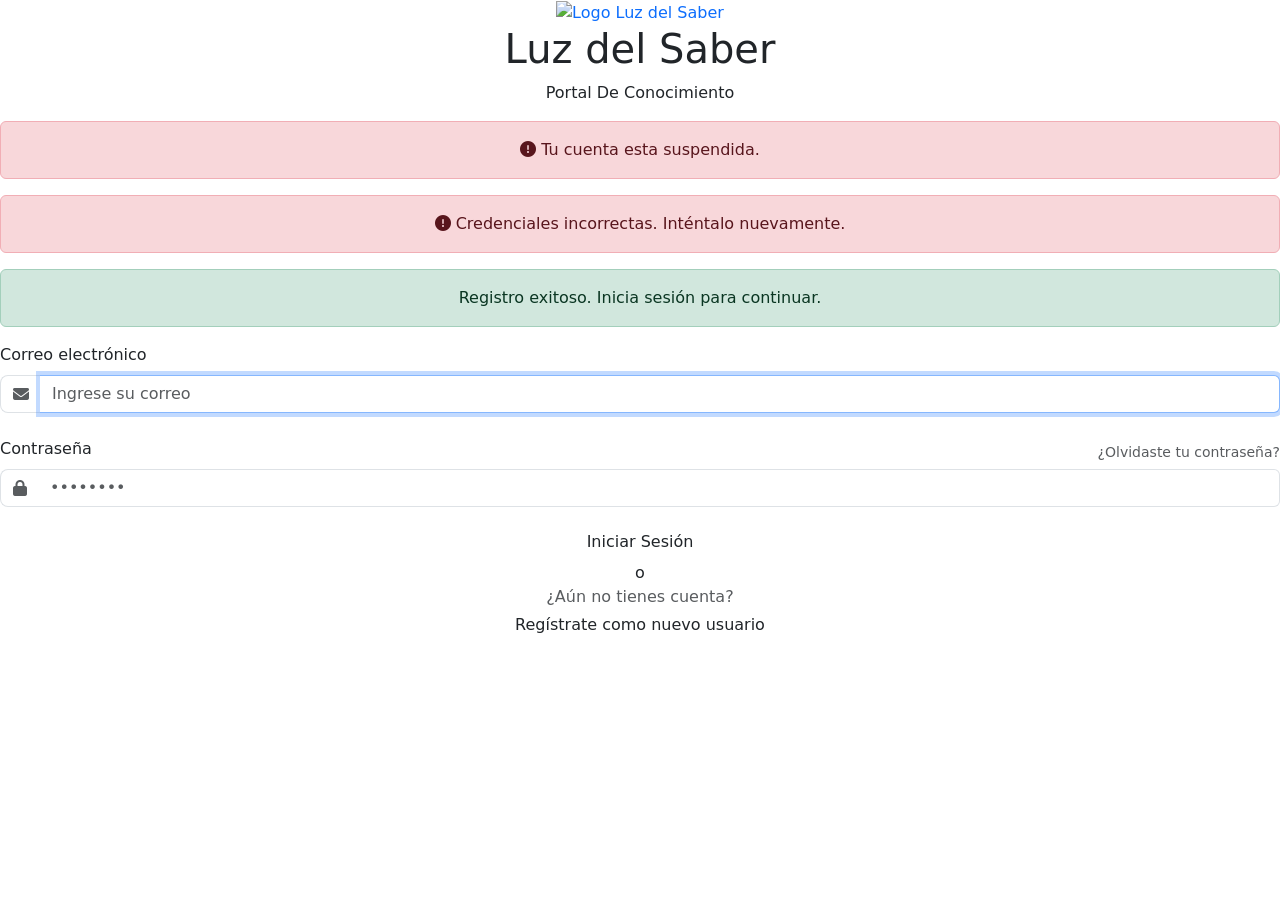
<file: src/main/resources/templates/login.html>
<!DOCTYPE html>
<html lang="es" xmlns:th="http://www.thymeleaf.org">

<head>
    <meta charset="UTF-8">
    <meta name="viewport" content="width=device-width, initial-scale=1.0">

    <title>Luz del Saber | Iniciar Sesión</title>
    <link rel="icon" type="image/png" th:href="@{/img/Logo_LuzdelSaber.png}" href="/img/Logo_LuzdelSaber.png">

    <link href="https://cdn.jsdelivr.net/npm/bootstrap@5.3.2/dist/css/bootstrap.min.css" rel="stylesheet">
    <link rel="stylesheet" th:href="@{/css/logins.css}">
    <link href="https://fonts.googleapis.com/css2?family=Inter:wght@300;400;600;800&display=swap" rel="stylesheet">
    <link rel="stylesheet" href="https://cdnjs.cloudflare.com/ajax/libs/font-awesome/6.4.2/css/all.min.css">
</head>

<body>

    <div class="login-card text-center">
        <a th:href="@{/}" class="text-decoration-none">
            <img th:src="@{/img/Logo_LuzdelSaber.png}" alt="Logo Luz del Saber" class="login-logo">
            <h1 class="brand-name text-dark">
                Luz del Saber
            </h1>
        </a>

        <p class="brand-subtitle">
            Portal De Conocimiento
        </p>

        <div th:if="${loginError}" class="alert alert-danger" role="alert">
            <i class="fa-solid fa-circle-exclamation"></i>
            <span th:text="${loginError}">Tu cuenta esta suspendida.</span>
        </div>

        <div th:if="${param.error}" class="alert alert-danger" role="alert">

            <i class="fa-solid fa-circle-exclamation"></i>
            Credenciales incorrectas. Inténtalo nuevamente.
        </div>

        <div th:if="${param.registered}" class="alert alert-success" role="alert">
            Registro exitoso. Inicia sesión para continuar.
        </div>

        <form th:action="@{/auth/login}" method="post">
            <div class="mb-4 text-start">
                <label for="username" class="form-label">
                    Correo electrónico
                </label>
                <div class="input-group">
                    <span class="input-group-text bg-transparent border-end-0 rounded-start-3">
                        <i class="fa-solid fa-envelope text-muted"></i>
                    </span>
                    <input type="email" id="username" name="username" class="form-control border-start-0"
                        placeholder="Ingrese su correo" required autofocus>
                </div>
            </div>

            <div class="mb-3 text-start">
                <div class="d-flex justify-content-between align-items-center">
                    <label for="password" class="form-label">
                        Contraseña
                    </label>
                    <a href="#" class="text-muted small text-decoration-none">
                        ¿Olvidaste tu contraseña?
                    </a>
                </div>

                <div class="input-group">
                    <span class="input-group-text bg-transparent border-end-0 rounded-start-3">
                        <i class="fa-solid fa-lock text-muted"></i>
                    </span>
                    <input type="password" id="password" name="password" class="form-control border-start-0"
                        placeholder="••••••••" required>
                </div>
            </div>

            <button type="submit" class="btn btn-login">
                Iniciar Sesión
            </button>

        </form>

        <div class="divider">o</div>

        <div class="footer-links">
            <p class="text-muted mb-1">
                ¿Aún no tienes cuenta?
            </p>
            <a th:href="@{/registro}">
                Regístrate como nuevo usuario
            </a>
        </div>

    </div>

    <script src="https://cdn.jsdelivr.net/npm/bootstrap@5.3.2/dist/js/bootstrap.bundle.min.js"></script>

</body>
</html>
</file>
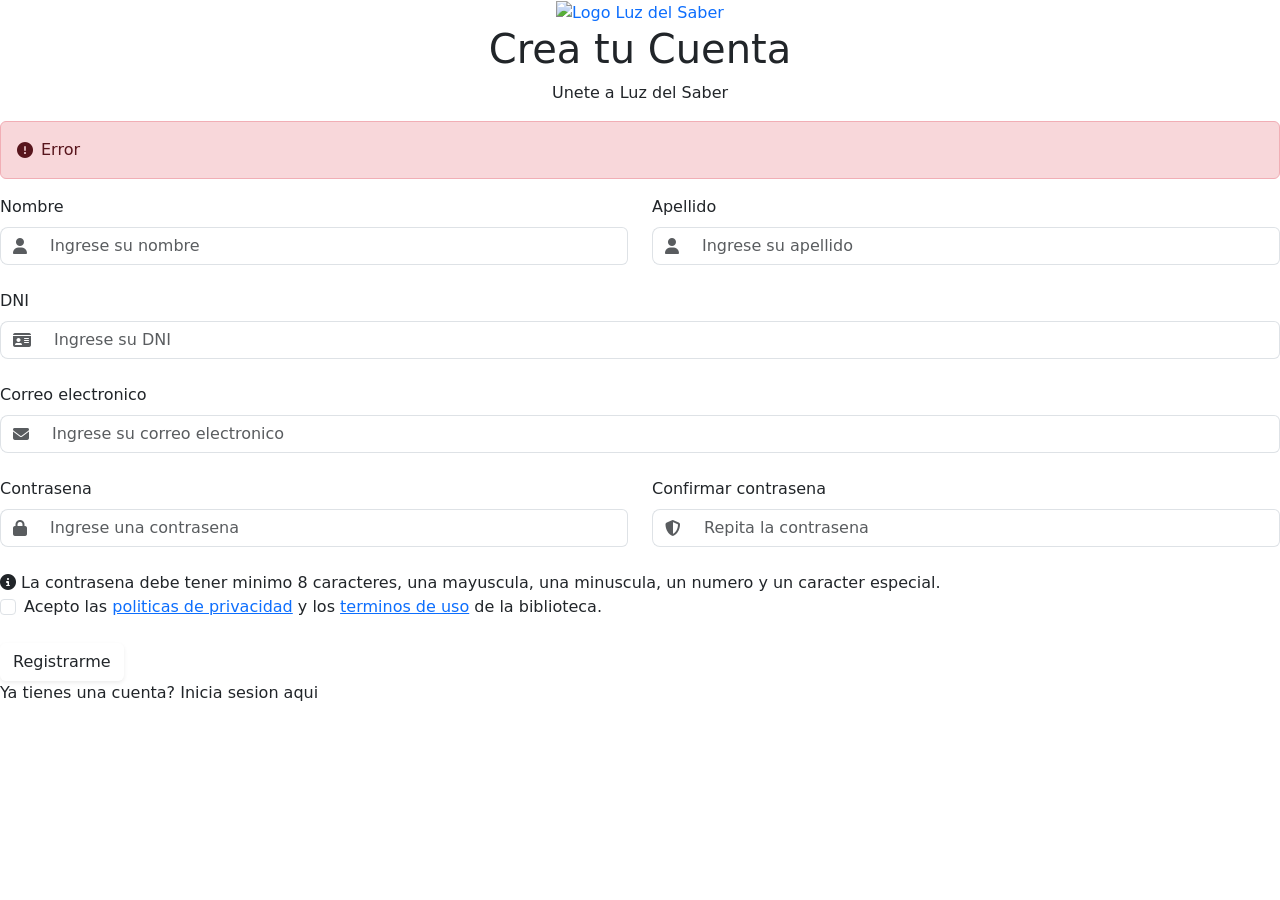
<file: src/main/resources/templates/registro.html>
<!DOCTYPE html>
<html lang="es" xmlns:th="http://www.thymeleaf.org">

<head>
    <meta charset="UTF-8">
    <meta name="viewport" content="width=device-width, initial-scale=1.0">

    <title>Luz del Saber | Registro</title>
    <link rel="icon" type="image/png" th:href="@{/img/Logo_LuzdelSaber.png}" href="/img/Logo_LuzdelSaber.png">

    <link href="https://cdn.jsdelivr.net/npm/bootstrap@5.3.2/dist/css/bootstrap.min.css" rel="stylesheet">
    <link rel="stylesheet" th:href="@{/css/logins.css}">
    <link href="https://fonts.googleapis.com/css2?family=Inter:wght@300;400;600;800&display=swap" rel="stylesheet">
    <link rel="stylesheet" href="https://cdnjs.cloudflare.com/ajax/libs/font-awesome/6.4.2/css/all.min.css">
</head>

<body>

    <div class="register-card">
        <div class="brand-section text-center">
            <a th:href="@{/}" class="text-decoration-none">
                <img th:src="@{/img/Logo_LuzdelSaber.png}" alt="Logo Luz del Saber" class="register-logo">
                <h1 class="brand-name text-dark">Crea tu Cuenta</h1>
            </a>

            <p class="brand-subtitle">Unete a Luz del Saber</p>
        </div>

        <div th:if="${errorMessages}" class="alert alert-danger" role="alert">
            <div class="d-flex gap-2">
                <i class="fa-solid fa-circle-exclamation mt-1"></i>
                <div>
                    <div th:each="error : ${errorMessages}" th:text="${error}">Error</div>
                </div>
            </div>
        </div>

        <form th:action="@{/register}" th:object="${usuarioForm}" method="post" novalidate>
            <div class="row">
                <div class="col-md-6 mb-4 text-start">
                    <label for="nombre" class="form-label">Nombre</label>
                    <div class="input-group">
                        <span class="input-group-text bg-transparent border-end-0 rounded-start-3">
                            <i class="fa-solid fa-user text-muted"></i>
                        </span>
                        <input type="text" id="nombre" th:field="*{nombre}" class="form-control border-start-0"
                            placeholder="Ingrese su nombre" minlength="2" maxlength="50" required>
                    </div>
                </div>

                <div class="col-md-6 mb-4 text-start">
                    <label for="apellido" class="form-label">Apellido</label>
                    <div class="input-group">
                        <span class="input-group-text bg-transparent border-end-0 rounded-start-3">
                            <i class="fa-solid fa-user text-muted"></i>
                        </span>
                        <input type="text" id="apellido" th:field="*{apellido}" class="form-control border-start-0"
                            placeholder="Ingrese su apellido" minlength="2" maxlength="50" required>
                    </div>
                </div>
            </div>

            <div class="mb-4 text-start">
                <label for="dni" class="form-label">DNI</label>
                <div class="input-group">
                    <span class="input-group-text bg-transparent border-end-0 rounded-start-3">
                        <i class="fa-solid fa-id-card text-muted"></i>
                    </span>
                    <input type="text" id="dni" th:field="*{dni}" class="form-control border-start-0"
                        placeholder="Ingrese su DNI" maxlength="8" minlength="8" pattern="[0-9]{8}" inputmode="numeric"
                        required>
                </div>
            </div>

            <div class="mb-4 text-start">
                <label for="correo" class="form-label">Correo electronico</label>
                <div class="input-group">
                    <span class="input-group-text bg-transparent border-end-0 rounded-start-3">
                        <i class="fa-solid fa-envelope text-muted"></i>
                    </span>
                    <input type="email" id="correo" th:field="*{correo}" class="form-control border-start-0"
                        placeholder="Ingrese su correo electronico" maxlength="50" required>
                </div>
            </div>

            <div class="row">
                <div class="col-md-6 mb-4 text-start">
                    <label for="contrasena" class="form-label">Contrasena</label>
                    <div class="input-group">
                        <span class="input-group-text bg-transparent border-end-0 rounded-start-3">
                            <i class="fa-solid fa-lock text-muted"></i>
                        </span>
                        <input type="password" id="contrasena" th:field="*{contrasena}"
                            class="form-control border-start-0" placeholder="Ingrese una contrasena" minlength="8"
                            maxlength="50" required>
                    </div>
                </div>

                <div class="col-md-6 mb-4 text-start">
                    <label for="confirmContrasena" class="form-label">Confirmar contrasena</label>
                    <div class="input-group">
                        <span class="input-group-text bg-transparent border-end-0 rounded-start-3">
                            <i class="fa-solid fa-shield-halved text-muted"></i>
                        </span>
                        <input type="password" id="confirmContrasena" th:field="*{confirmContrasena}"
                            class="form-control border-start-0" placeholder="Repita la contrasena" minlength="8"
                            maxlength="50" required>
                    </div>
                </div>
                <div class="col-12">
                    <div class="password-rules">
                        <i class="fa-solid fa-circle-info"></i>
                        <span>La contrasena debe tener minimo 8 caracteres, una mayuscula, una minuscula, un numero y un caracter especial.</span>
                    </div>
                </div>
            </div>

            <div class="mb-4 form-check text-start">
                <input type="checkbox" class="form-check-input" id="terms" required>
                <label class="form-check-label" for="terms">
                    Acepto las
                    <a href="#">politicas de privacidad</a>
                    y los
                    <a href="#">terminos de uso</a>
                    de la biblioteca.
                </label>
            </div>

            <button type="submit" class="btn btn-register shadow-sm">Registrarme</button>
        </form>

        <div class="footer-links">
            <p>
                Ya tienes una cuenta?
                <a th:href="@{/login}">Inicia sesion aqui</a>
            </p>
        </div>
    </div>

    <script src="https://cdn.jsdelivr.net/npm/bootstrap@5.3.2/dist/js/bootstrap.bundle.min.js"></script>
</body>

</html>
</file>
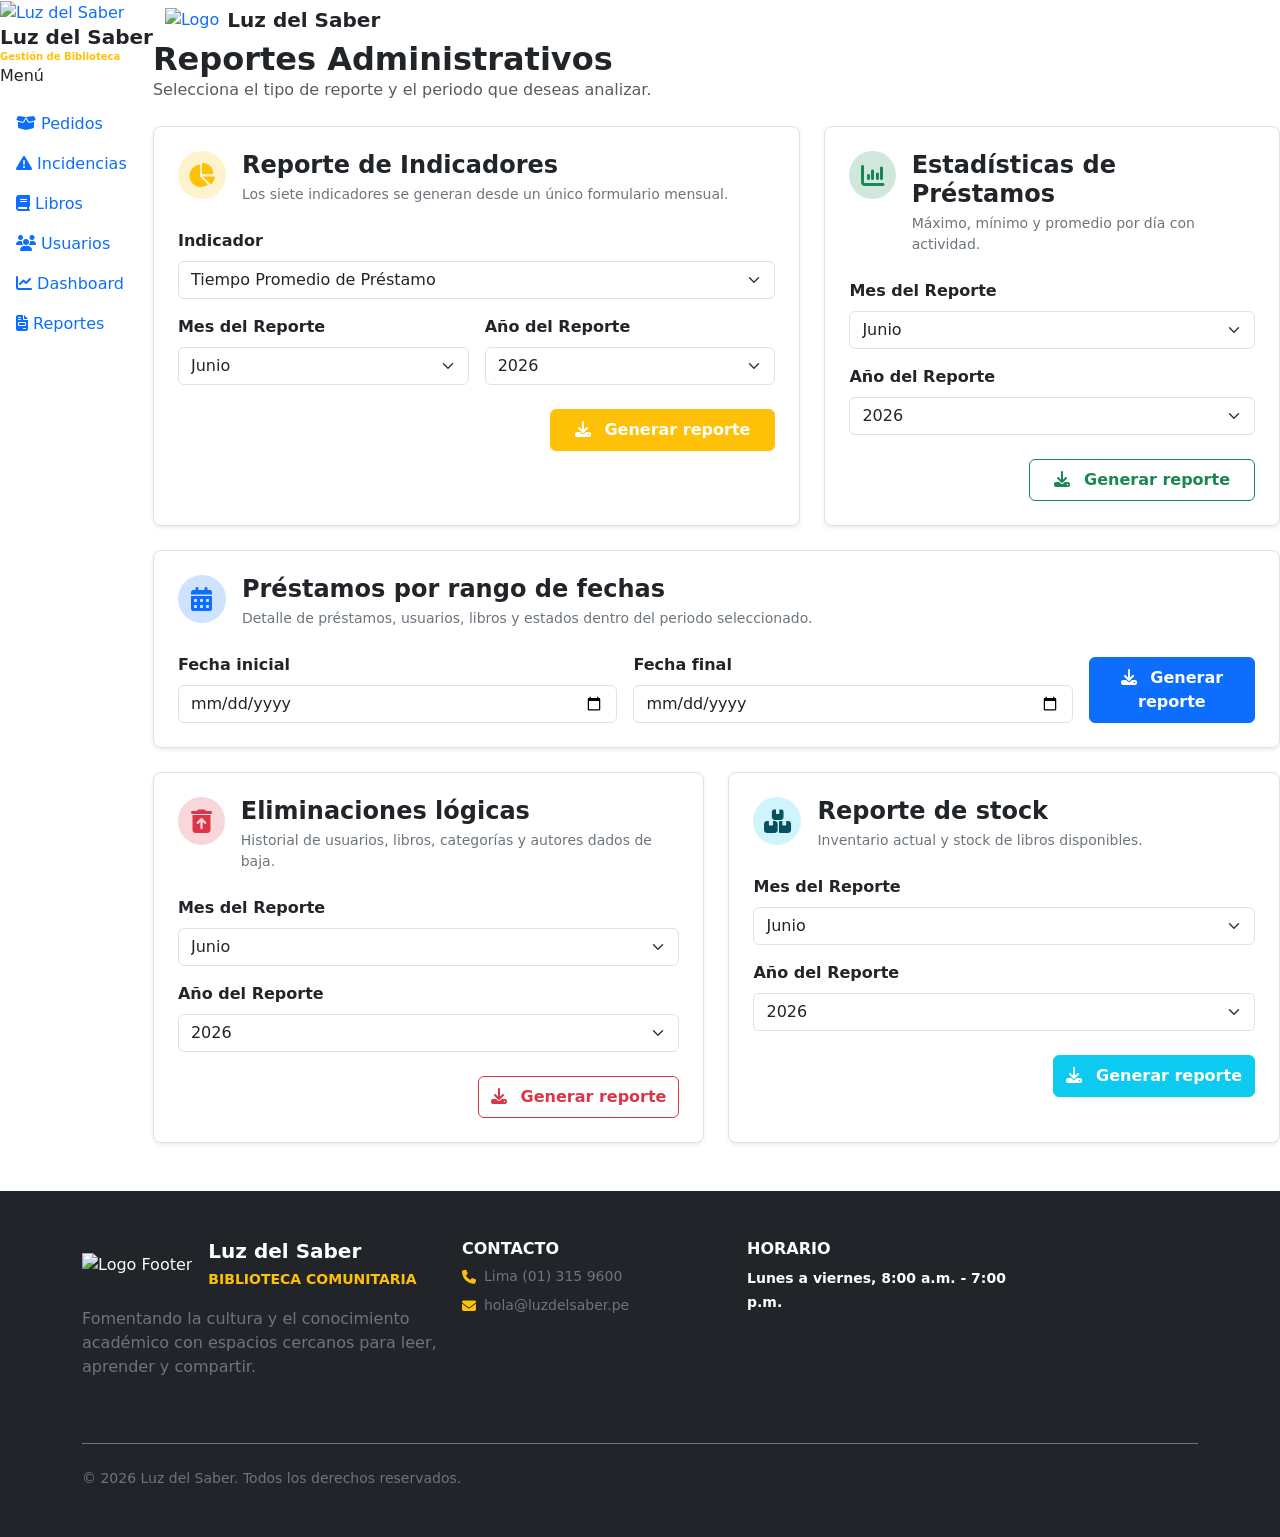
<file: src/main/resources/templates/reportes.html>
<!DOCTYPE html>
<html lang="es" xmlns:th="http://www.thymeleaf.org">

<head>
    <meta charset="UTF-8">
    <meta name="viewport" content="width=device-width, initial-scale=1.0">
    <title>Luz del Saber | Reportes</title>
    <link rel="icon" type="image/png" th:href="@{/img/Logo_LuzdelSaber.png}" href="/img/Logo_LuzdelSaber.png">

    <link href="https://cdn.jsdelivr.net/npm/bootstrap@5.3.2/dist/css/bootstrap.min.css" rel="stylesheet">
    <link rel="stylesheet" th:href="@{/css/inicio.css}">
    <link href="https://fonts.googleapis.com/css2?family=Inter:wght@300;400;600;800&display=swap" rel="stylesheet">
    <link rel="stylesheet" href="https://cdnjs.cloudflare.com/ajax/libs/font-awesome/6.4.2/css/all.min.css">
</head>

<body>
    <div class="app-shell d-lg-flex align-items-start">
        <aside class="sidebar d-none d-lg-block flex-shrink-0">
            <a th:href="@{/}" class="brand-container text-decoration-none">
                <img th:src="@{/img/Logo_LuzdelSaber.png}" alt="Luz del Saber" class="logo-img">
                <div>
                    <h5 class="m-0 fw-bold text-dark">Luz del Saber</h5>
                    <p class="m-0 text-warning fw-bold uppercase" style="font-size: 10px;">Gestión de Biblioteca</p>
                </div>
            </a>

            <p class="nav-section-title">Menú</p>
            <nav class="nav flex-column">
                <a th:href="@{/pedidos}" class="nav-link">
                    <i class="fa-solid fa-box-open"></i> Pedidos
                </a>
                <a th:href="@{/incidencias}" class="nav-link">
                    <i class="fa-solid fa-triangle-exclamation"></i> Incidencias
                </a>
                <a th:href="@{/libros}" class="nav-link">
                    <i class="fa-solid fa-book"></i> Libros
                </a>
                <a th:href="@{/usuarios}" class="nav-link" th:if="${session.usuarioRol == 'ADMINISTRADOR'}">
                    <i class="fa-solid fa-users"></i> Usuarios
                </a>
                <a th:href="@{/dashboard}" class="nav-link">
                    <i class="fa-solid fa-chart-line"></i> Dashboard
                </a>
                <a th:href="@{/admin/reportes}" class="nav-link active"
                    th:if="${session.usuarioRol == 'ADMINISTRADOR'}">
                    <i class="fa-solid fa-file-invoice"></i> Reportes
                </a>
            </nav>
        </aside>
        <div th:replace="~{fragments/mobile-menu :: adminMenu('reportes')}"></div>

        <main class="main-content flex-grow-1 min-vh-100">
            <div class="content-wrap">
                <nav class="navbar navbar-expand-lg navbar-custom sticky-top bg-white">
                    <div class="container-fluid d-flex align-items-center flex-nowrap gap-2 gap-lg-4">
                        <div class="d-flex align-items-center gap-2 gap-lg-4 flex-grow-1 flex-shrink-1">
                            <button class="btn btn-outline-warning d-lg-none flex-shrink-0" type="button"
                                data-bs-toggle="offcanvas" data-bs-target="#mobileSidebar"
                                aria-controls="mobileSidebar" aria-label="Abrir menú">
                                <i class="fa-solid fa-bars"></i>
                            </button>
                            <a th:href="@{/}" class="text-decoration-none d-flex align-items-center gap-2">
                                <img th:src="@{/img/Logo_LuzdelSaber.png}" alt="Logo"
                                    class="logo-img d-none d-md-block">
                                <h5 class="m-0 fw-bold text-dark d-none d-md-block">Luz del Saber</h5>
                            </a>
                        </div>
                        <div th:replace="~{fragments/perfil-menu :: perfilMenu}"></div>
                    </div>
                </nav>

                <section class="orders-content">
                    <div class="catalog-header mb-4">
                        <h2 class="fw-bold m-0">Reportes Administrativos</h2>
                        <p class="text-muted m-0">Selecciona el tipo de reporte y el periodo que deseas analizar.</p>
                    </div>

                    <div class="row g-4">
                        <div class="col-12 col-xl-7">
                            <div class="bg-white rounded-3 shadow-sm border p-4 h-100">
                                <div class="d-flex align-items-start gap-3 mb-4">
                                    <span class="d-inline-flex align-items-center justify-content-center rounded-circle bg-warning-subtle text-warning"
                                        style="width: 48px; height: 48px;">
                                        <i class="fa-solid fa-chart-pie fs-4"></i>
                                    </span>
                                    <div>
                                        <h4 class="fw-bold mb-1">Reporte de Indicadores</h4>
                                        <p class="text-secondary small mb-0">
                                            Los siete indicadores se generan desde un único formulario mensual.
                                        </p>
                                    </div>
                                </div>

                                <form th:action="@{/admin/reporte/indicador/descargar}" method="get" class="row g-3">
                                    <div class="col-12">
                                        <label for="tipoIndicador" class="form-label fw-bold">Indicador</label>
                                        <select id="tipoIndicador" name="tipo" class="form-select" required>
                                            <option value="TIEMPO_PROMEDIO">Tiempo Promedio de Préstamo</option>
                                            <option value="DEVOLUCIONES_TARDIAS">Porcentaje de Devoluciones Tardías</option>
                                            <option value="TASA_INCIDENCIAS">Porcentaje de Incidencias Mensuales</option>
                                            <option value="LIBRO_MAS_SOLICITADO">Libro Más Solicitado</option>
                                            <option value="HORARIO_DEMANDA">Horario de Mayor Demanda de Préstamos</option>
                                            <option value="PROMEDIO_USUARIO">Promedio de Préstamos por Usuario</option>
                                        </select>
                                    </div>
                                    <div class="col-md-6">
                                        <label for="mesIndicador" class="form-label fw-bold">Mes del Reporte</label>
                                        <select id="mesIndicador" name="mes" class="form-select" required>
                                            <option th:each="mesOpcion : ${meses}" th:value="${mesOpcion}"
                                                th:text="${mesOpcion}" th:selected="${mesActual == mesOpcion}">Junio</option>
                                        </select>
                                    </div>
                                    <div class="col-md-6">
                                        <label for="anioIndicador" class="form-label fw-bold">Año del Reporte</label>
                                        <select id="anioIndicador" name="anio" class="form-select" required>
                                            <option th:each="anioOpcion : ${aniosDisponibles}" th:value="${anioOpcion}"
                                                th:text="${anioOpcion}" th:selected="${anioActual == anioOpcion}">2026</option>
                                        </select>
                                    </div>
                                    <div class="col-12 d-flex justify-content-end mt-4">
                                        <button type="submit" class="btn btn-warning fw-bold px-4 py-2 text-white">
                                            <i class="fa-solid fa-download me-2"></i> Generar reporte
                                        </button>
                                    </div>
                                </form>
                            </div>
                        </div>

                        <div class="col-12 col-xl-5">
                            <div class="bg-white rounded-3 shadow-sm border p-4 h-100">
                                <div class="d-flex align-items-start gap-3 mb-4">
                                    <span class="d-inline-flex align-items-center justify-content-center rounded-circle bg-success-subtle text-success"
                                        style="width: 48px; height: 48px;">
                                        <i class="fa-solid fa-chart-column fs-4"></i>
                                    </span>
                                    <div>
                                        <h4 class="fw-bold mb-1">Estadísticas de Préstamos</h4>
                                        <p class="text-secondary small mb-0">
                                            Máximo, mínimo y promedio por día con actividad.
                                        </p>
                                    </div>
                                </div>

                                <form th:action="@{/admin/reporte/estadisticas-prestamos/descargar}" method="get"
                                    class="row g-3">
                                    <div class="col-md-6 col-xl-12">
                                        <label for="mesEstadisticas" class="form-label fw-bold">Mes del Reporte</label>
                                        <select id="mesEstadisticas" name="mes" class="form-select" required>
                                            <option th:each="mesOpcion : ${meses}" th:value="${mesOpcion}"
                                                th:text="${mesOpcion}" th:selected="${mesActual == mesOpcion}">Junio</option>
                                        </select>
                                    </div>
                                    <div class="col-md-6 col-xl-12">
                                        <label for="anioEstadisticas" class="form-label fw-bold">Año del Reporte</label>
                                        <select id="anioEstadisticas" name="anio" class="form-select" required>
                                            <option th:each="anioOpcion : ${aniosDisponibles}" th:value="${anioOpcion}"
                                                th:text="${anioOpcion}" th:selected="${anioActual == anioOpcion}">2026</option>
                                        </select>
                                    </div>
                                    <div class="col-12 d-flex justify-content-end mt-4">
                                        <button type="submit" class="btn btn-outline-success fw-bold px-4 py-2">
                                            <i class="fa-solid fa-download me-2"></i> Generar reporte
                                        </button>
                                    </div>
                                </form>
                            </div>
                        </div>

                        <div class="col-12">
                            <div class="bg-white rounded-3 shadow-sm border p-4">
                                <div class="d-flex align-items-start gap-3 mb-4">
                                    <span class="d-inline-flex align-items-center justify-content-center rounded-circle bg-primary-subtle text-primary"
                                        style="width: 48px; height: 48px;">
                                        <i class="fa-solid fa-calendar-days fs-4"></i>
                                    </span>
                                    <div>
                                        <h4 class="fw-bold mb-1">Préstamos por rango de fechas</h4>
                                        <p class="text-secondary small mb-0">
                                            Detalle de préstamos, usuarios, libros y estados dentro del periodo seleccionado.
                                        </p>
                                    </div>
                                </div>

                                <form th:action="@{/admin/reporte/prestamos-rango/descargar}" method="get"
                                    class="row g-3 align-items-end">
                                    <div class="col-md-5">
                                        <label for="fechaInicioRango" class="form-label fw-bold">Fecha inicial</label>
                                        <input id="fechaInicioRango" name="fechaInicio" type="date" class="form-control"
                                            th:value="${fechaInicioRango}" th:attr="max=${fechaActual}" required>
                                    </div>
                                    <div class="col-md-5">
                                        <label for="fechaFinRango" class="form-label fw-bold">Fecha final</label>
                                        <input id="fechaFinRango" name="fechaFin" type="date" class="form-control"
                                            th:value="${fechaFinRango}" th:attr="max=${fechaActual}" required>
                                    </div>
                                    <div class="col-md-2 d-grid">
                                        <button type="submit" class="btn btn-primary fw-bold py-2">
                                            <i class="fa-solid fa-download me-2"></i> Generar reporte
                                        </button>
                                    </div>
                                </form>
                            </div>
                        </div>

                        <div class="col-12 col-xl-6">
                            <div class="bg-white rounded-3 shadow-sm border p-4 h-100">
                                <div class="d-flex align-items-start gap-3 mb-4">
                                    <span class="d-inline-flex align-items-center justify-content-center rounded-circle bg-danger-subtle text-danger"
                                        style="width: 48px; height: 48px;">
                                        <i class="fa-solid fa-trash-can-arrow-up fs-4"></i>
                                    </span>
                                    <div>
                                        <h4 class="fw-bold mb-1">Eliminaciones lógicas</h4>
                                        <p class="text-secondary small mb-0">
                                            Historial de usuarios, libros, categorías y autores dados de baja.
                                        </p>
                                    </div>
                                </div>

                                <form th:action="@{/admin/reporte/eliminaciones-logicas/descargar}" method="get"
                                    class="row g-3">
                                    <div class="col-12">
                                        <label for="mesEliminaciones" class="form-label fw-bold">Mes del Reporte</label>
                                        <select id="mesEliminaciones" name="mes" class="form-select" required>
                                            <option th:each="mesOpcion : ${meses}" th:value="${mesOpcion}"
                                                th:text="${mesOpcion}" th:selected="${mesActual == mesOpcion}">Junio</option>
                                        </select>
                                    </div>
                                    <div class="col-12">
                                        <label for="anioEliminaciones" class="form-label fw-bold">Año del Reporte</label>
                                        <select id="anioEliminaciones" name="anio" class="form-select" required>
                                            <option th:each="anioOpcion : ${aniosDisponibles}" th:value="${anioOpcion}"
                                                th:text="${anioOpcion}" th:selected="${anioActual == anioOpcion}">2026</option>
                                        </select>
                                    </div>
                                    <div class="col-12 d-flex justify-content-end mt-4">
                                        <button type="submit" class="btn btn-outline-danger fw-bold py-2">
                                            <i class="fa-solid fa-download me-2"></i> Generar reporte
                                        </button>
                                    </div>
                                </form>
                            </div>
                        </div>

                        <div class="col-12 col-xl-6">
                            <div class="bg-white rounded-3 shadow-sm border p-4 h-100">
                                <div class="d-flex align-items-start gap-3 mb-4">
                                    <span class="d-inline-flex align-items-center justify-content-center rounded-circle bg-info-subtle text-info-emphasis"
                                        style="width: 48px; height: 48px;">
                                        <i class="fa-solid fa-boxes-stacked fs-4"></i>
                                    </span>
                                    <div>
                                        <h4 class="fw-bold mb-1">Reporte de stock</h4>
                                        <p class="text-secondary small mb-0">
                                            Inventario actual y stock de libros disponibles.
                                        </p>
                                    </div>
                                </div>

                                <form th:action="@{/admin/reporte/stock/descargar}" method="get"
                                    class="row g-3">
                                    <div class="col-12">
                                        <label for="mesStock" class="form-label fw-bold">Mes del Reporte</label>
                                        <select id="mesStock" name="mes" class="form-select" required>
                                            <option th:each="mesOpcion : ${meses}" th:value="${mesOpcion}"
                                                th:text="${mesOpcion}" th:selected="${mesActual == mesOpcion}">Junio</option>
                                        </select>
                                    </div>
                                    <div class="col-12">
                                        <label for="anioStock" class="form-label fw-bold">Año del Reporte</label>
                                        <select id="anioStock" name="anio" class="form-select" required>
                                            <option th:each="anioOpcion : ${aniosDisponibles}" th:value="${anioOpcion}"
                                                th:text="${anioOpcion}" th:selected="${anioActual == anioOpcion}">2026</option>
                                        </select>
                                    </div>
                                    <div class="col-12 d-flex justify-content-end mt-4">
                                        <button type="submit" class="btn btn-info fw-bold py-2 text-white">
                                            <i class="fa-solid fa-download me-2"></i> Generar reporte
                                        </button>
                                    </div>
                                </form>
                            </div>
                        </div>
                    </div>
                </section>
            </div>
        </main>
    </div>

    <footer class="footer-custom bg-dark text-light mt-5">
        <div class="container py-5">
            <div class="row g-4">
                <div class="col-12 col-lg-4">
                    <div class="d-flex align-items-center gap-3 mb-3">
                        <img th:src="@{/img/Logo_LuzdelSaber.png}" alt="Logo Footer" class="footer-logo-img">
                        <div>
                            <h5 class="fw-bold text-white mb-1">Luz del Saber</h5>
                            <span class="text-warning small fw-bold text-uppercase">Biblioteca comunitaria</span>
                        </div>
                    </div>
                    <p class="text-secondary mb-4">
                        Fomentando la cultura y el conocimiento académico con espacios cercanos para leer,
                        aprender y compartir.
                    </p>
                </div>
                <div class="col-12 col-md-6 col-lg-3">
                    <h6 class="fw-bold text-white text-uppercase mb-2">Contacto</h6>
                    <div class="d-flex gap-2 text-secondary small mb-2">
                        <i class="fa-solid fa-phone text-warning mt-1"></i>
                        <span>Lima (01) 315 9600</span>
                    </div>
                    <div class="d-flex gap-2 text-secondary small">
                        <i class="fa-solid fa-envelope text-warning mt-1"></i>
                        <span>hola@luzdelsaber.pe</span>
                    </div>
                </div>
                <div class="col-12 col-md-6 col-lg-3">
                    <h6 class="fw-bold text-white text-uppercase mb-2">Horario</h6>
                    <strong class="text-white small">Lunes a viernes, 8:00 a.m. - 7:00 p.m.</strong>
                </div>
                <div class="col-12">
                    <div class="border-top border-secondary pt-4 mt-3 text-secondary small">
                        <span>&copy; 2026 Luz del Saber. Todos los derechos reservados.</span>
                    </div>
                </div>
            </div>
        </div>
    </footer>

    <script src="https://cdn.jsdelivr.net/npm/bootstrap@5.3.2/dist/js/bootstrap.bundle.min.js"></script>
    <script>
        const fechaInicioRango = document.getElementById('fechaInicioRango');
        const fechaFinRango = document.getElementById('fechaFinRango');

        function sincronizarRango() {
            fechaFinRango.min = fechaInicioRango.value;
            if (fechaFinRango.value && fechaFinRango.value < fechaInicioRango.value) {
                fechaFinRango.value = fechaInicioRango.value;
            }
        }

        fechaInicioRango.addEventListener('change', sincronizarRango);
        sincronizarRango();

    </script>
</body>

</html>
</file>
